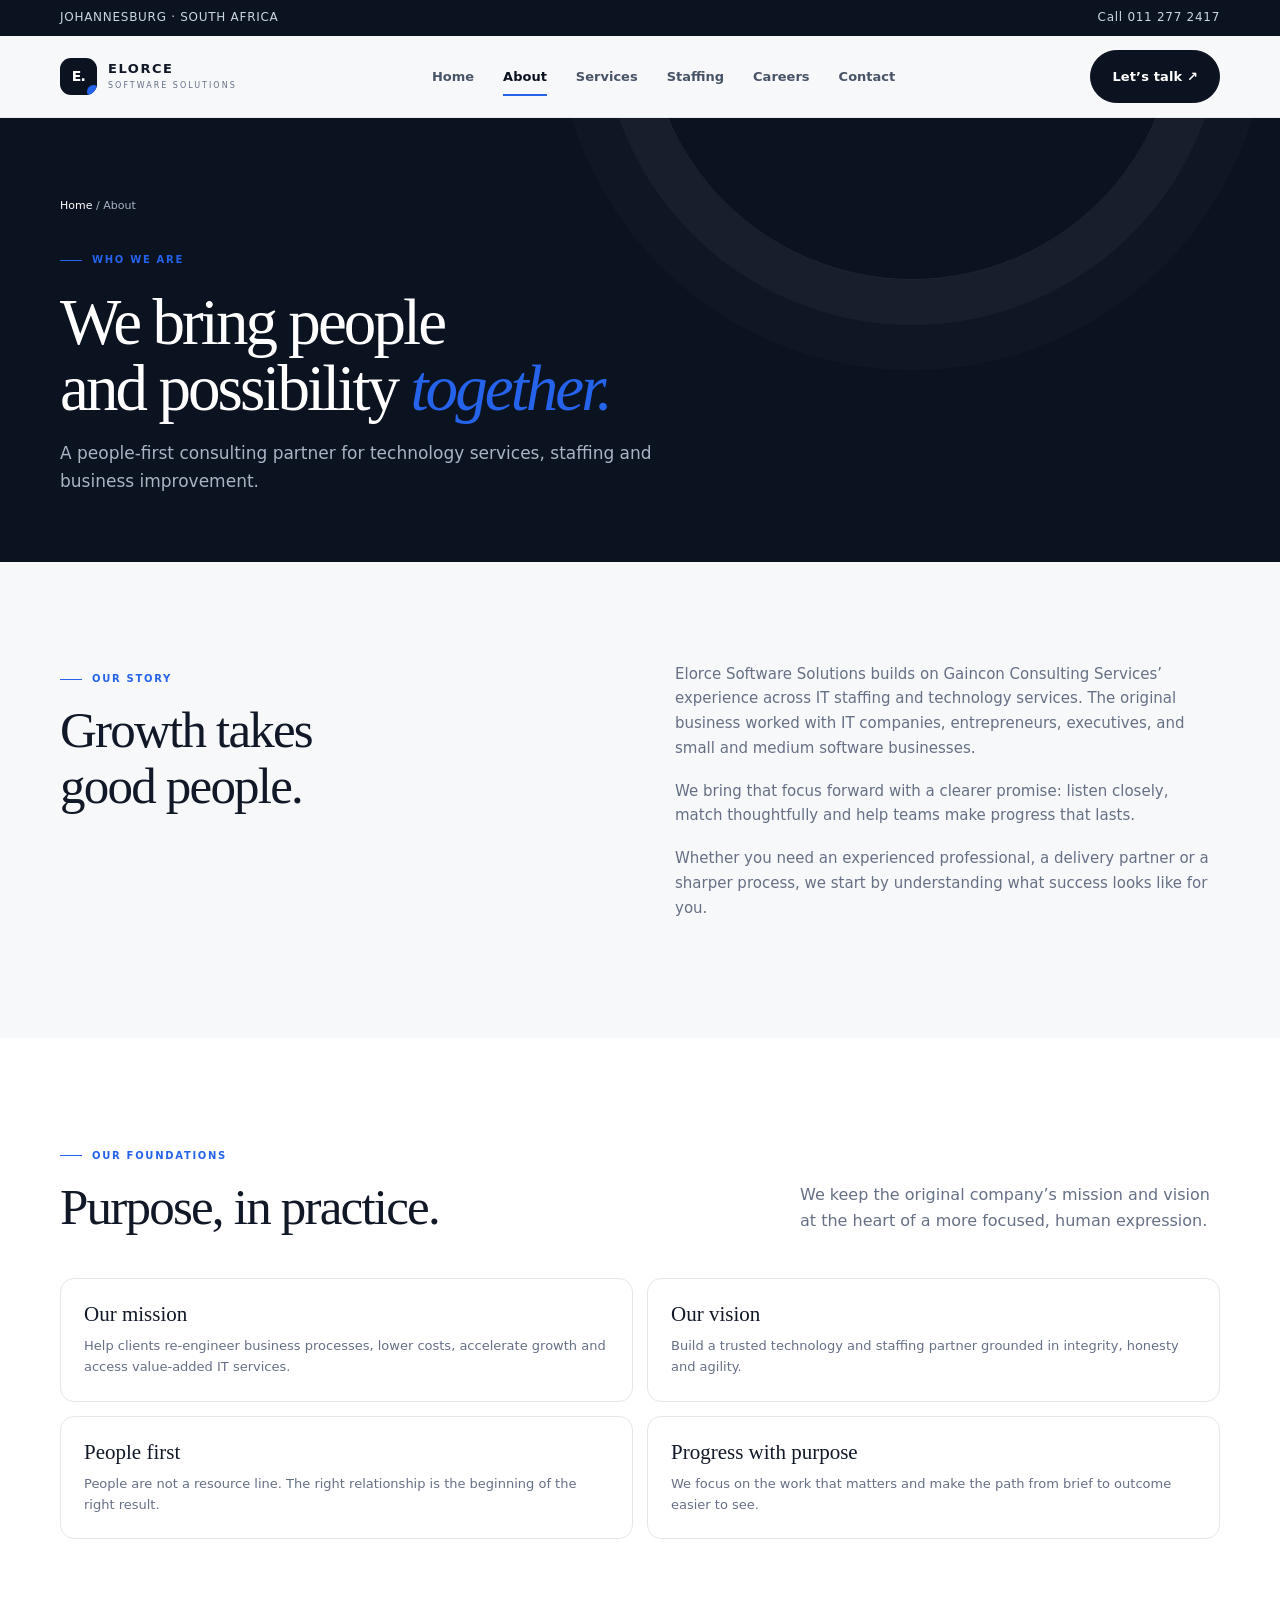
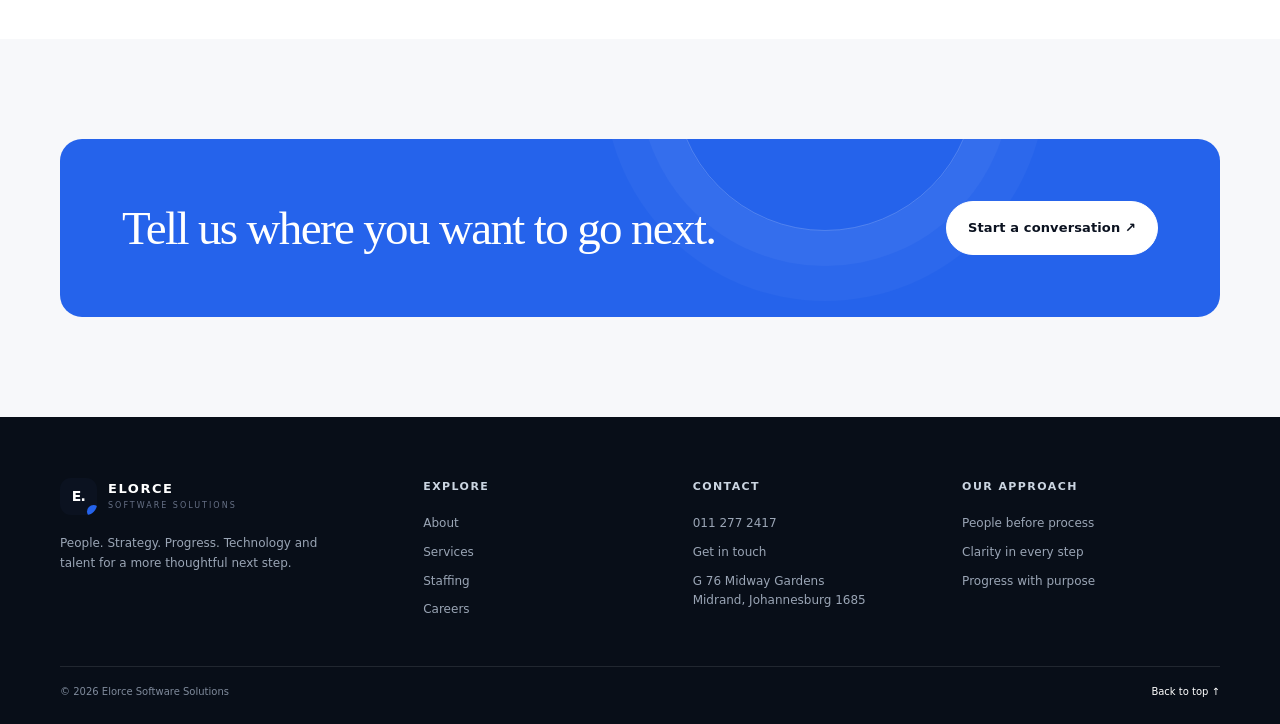
<file: about.html>
<!doctype html>
<html lang="en-ZA"><head><meta charset="utf-8"><meta name="viewport" content="width=device-width, initial-scale=1"><meta name="theme-color" content="#0B1220"><meta name="description" content="A people-first technology and staffing partner built on Gaincon Consulting Services experience."><meta property="og:type" content="website"><meta property="og:title" content="About | Elorce Software Solutions"><meta property="og:description" content="A people-first technology and staffing partner built on Gaincon Consulting Services experience."><title>About | Elorce Software Solutions</title><link rel="icon" href="data:image/svg+xml,%3Csvg xmlns='http://www.w3.org/2000/svg' viewBox='0 0 40 40'%3E%3Crect width='40' height='40' rx='10' fill='%230B1220'/%3E%3Ctext x='8' y='28' font-family='Arial' font-size='21' font-weight='700' fill='white'%3EE.%3C/text%3E%3C/svg%3E"><link rel="stylesheet" href="site.css"><script defer src="site.js"></script><script type="application/ld+json">{"@context":"https://schema.org","@type":"ProfessionalService","name":"Elorce Software Solutions","telephone":"+27-11-277-2417","address":{"@type":"PostalAddress","streetAddress":"G 76 Midway Gardens, 315 First Road, Halfway House","addressLocality":"Midrand, Johannesburg","postalCode":"1685","addressCountry":"ZA"},"areaServed":"South Africa","description":"Technology services, staffing and business process improvement."}</script></head><body id="top" data-page="about"><div id="site-header"></div><main id="main" tabindex="-1"></main><noscript><main class="container section"><h1>Elorce Software Solutions</h1><p>People. Strategy. Progress. To speak with our team, call <a href="tel:+27112772417">011 277 2417</a>.</p></main></noscript><div id="site-footer"></div></body></html>
</file>
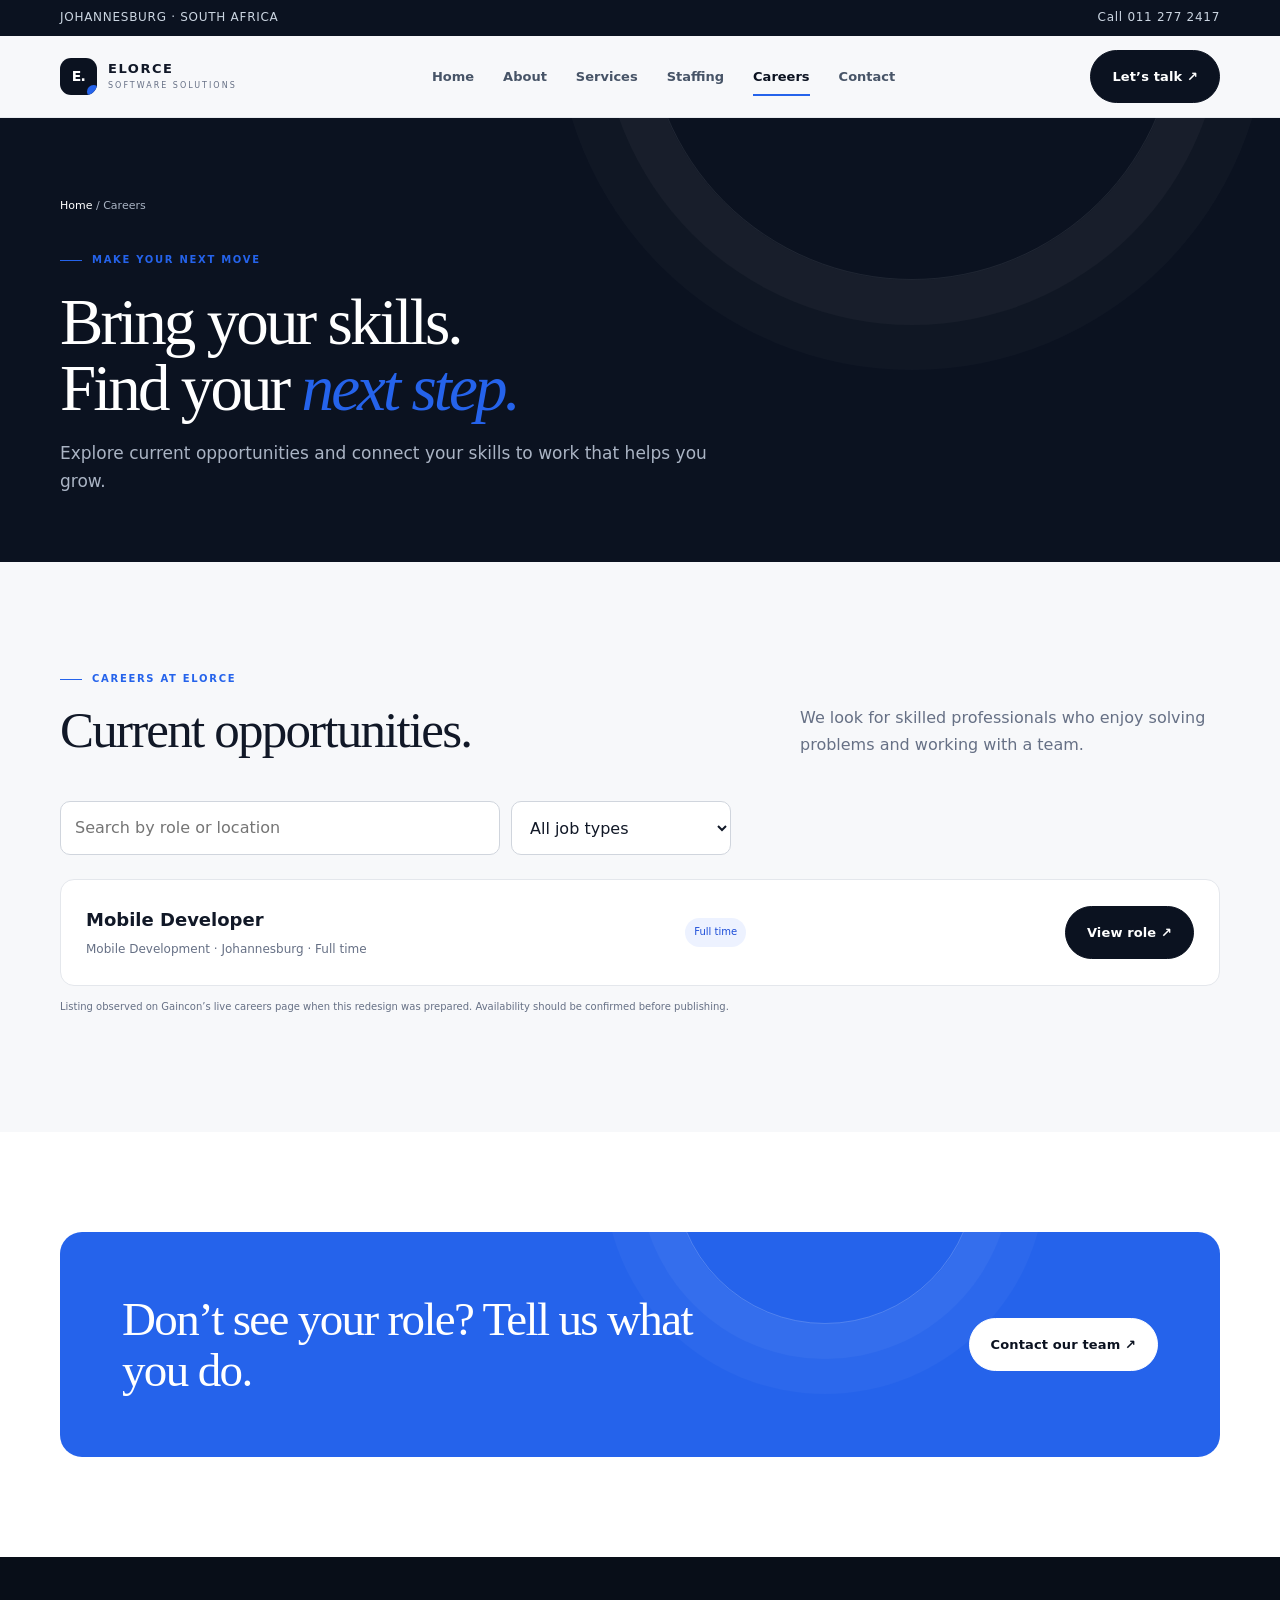
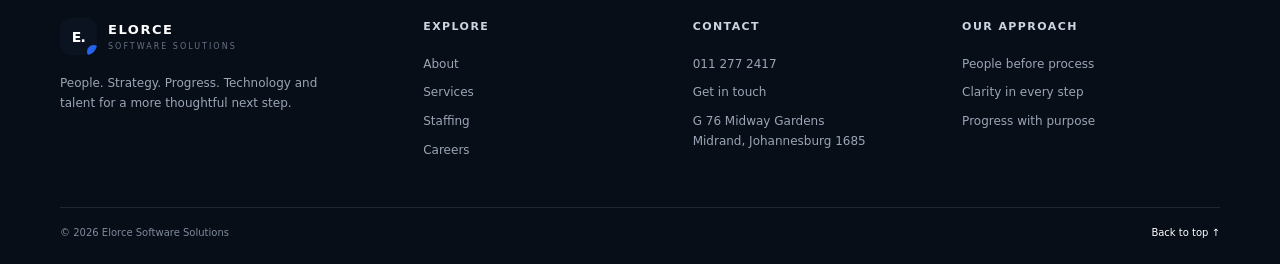
<file: careers.html>
<!doctype html>
<html lang="en-ZA"><head><meta charset="utf-8"><meta name="viewport" content="width=device-width, initial-scale=1"><meta name="theme-color" content="#0B1220"><meta name="description" content="Explore current Elorce Software Solutions opportunities and connect your skills to your next step."><meta property="og:type" content="website"><meta property="og:title" content="Careers | Elorce Software Solutions"><meta property="og:description" content="Explore current Elorce Software Solutions opportunities and connect your skills to your next step."><title>Careers | Elorce Software Solutions</title><link rel="icon" href="data:image/svg+xml,%3Csvg xmlns='http://www.w3.org/2000/svg' viewBox='0 0 40 40'%3E%3Crect width='40' height='40' rx='10' fill='%230B1220'/%3E%3Ctext x='8' y='28' font-family='Arial' font-size='21' font-weight='700' fill='white'%3EE.%3C/text%3E%3C/svg%3E"><link rel="stylesheet" href="site.css"><script defer src="site.js"></script><script type="application/ld+json">{"@context":"https://schema.org","@type":"ProfessionalService","name":"Elorce Software Solutions","telephone":"+27-11-277-2417","address":{"@type":"PostalAddress","streetAddress":"G 76 Midway Gardens, 315 First Road, Halfway House","addressLocality":"Midrand, Johannesburg","postalCode":"1685","addressCountry":"ZA"},"areaServed":"South Africa","description":"Technology services, staffing and business process improvement."}</script></head><body id="top" data-page="careers"><div id="site-header"></div><main id="main" tabindex="-1"></main><noscript><main class="container section"><h1>Elorce Software Solutions</h1><p>People. Strategy. Progress. To speak with our team, call <a href="tel:+27112772417">011 277 2417</a>.</p></main></noscript><div id="site-footer"></div></body></html>
</file>
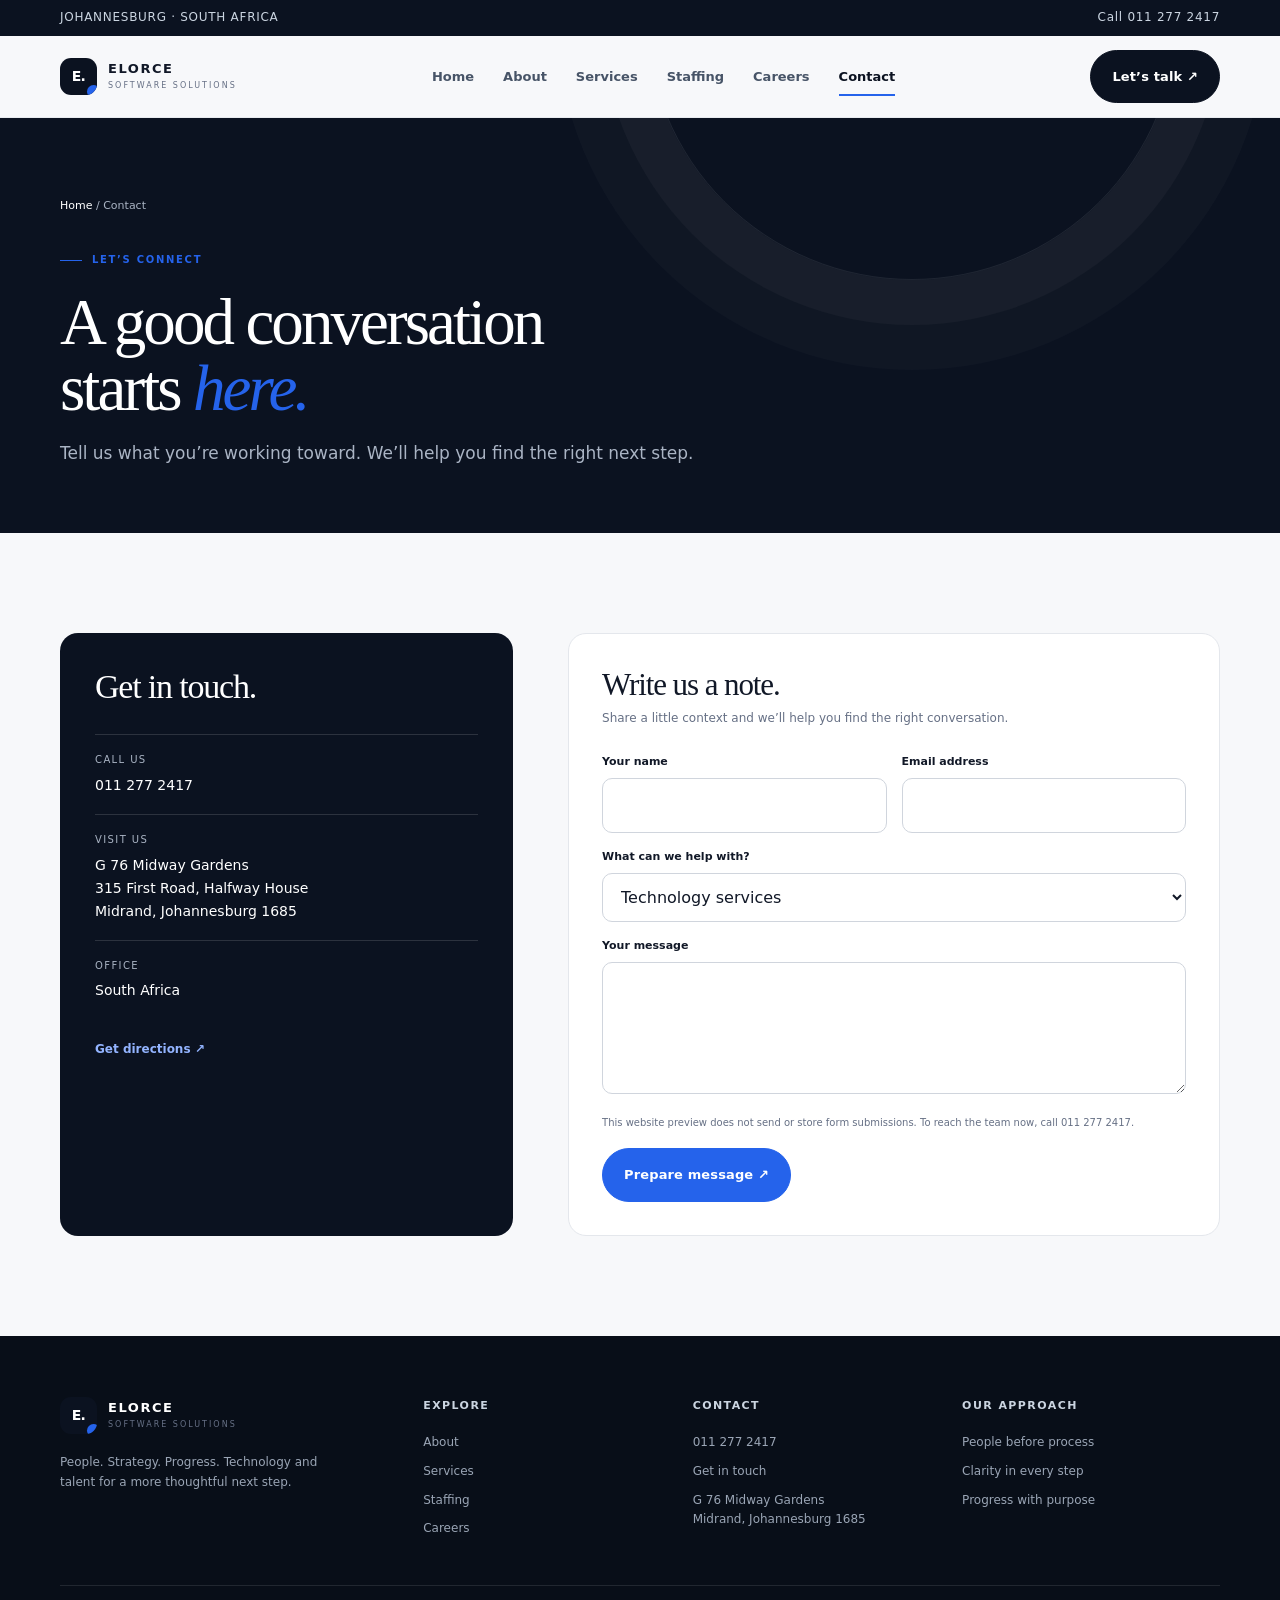
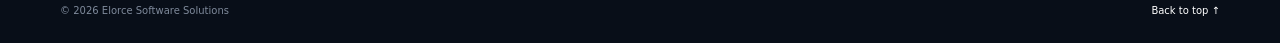
<file: contact.html>
<!doctype html>
<html lang="en-ZA"><head><meta charset="utf-8"><meta name="viewport" content="width=device-width, initial-scale=1"><meta name="theme-color" content="#0B1220"><meta name="description" content="Contact Elorce Software Solutions in Midrand, Johannesburg. Call 011 277 2417."><meta property="og:type" content="website"><meta property="og:title" content="Contact | Elorce Software Solutions"><meta property="og:description" content="Contact Elorce Software Solutions in Midrand, Johannesburg. Call 011 277 2417."><title>Contact | Elorce Software Solutions</title><link rel="icon" href="data:image/svg+xml,%3Csvg xmlns='http://www.w3.org/2000/svg' viewBox='0 0 40 40'%3E%3Crect width='40' height='40' rx='10' fill='%230B1220'/%3E%3Ctext x='8' y='28' font-family='Arial' font-size='21' font-weight='700' fill='white'%3EE.%3C/text%3E%3C/svg%3E"><link rel="stylesheet" href="site.css"><script defer src="site.js"></script><script type="application/ld+json">{"@context":"https://schema.org","@type":"ProfessionalService","name":"Elorce Software Solutions","telephone":"+27-11-277-2417","address":{"@type":"PostalAddress","streetAddress":"G 76 Midway Gardens, 315 First Road, Halfway House","addressLocality":"Midrand, Johannesburg","postalCode":"1685","addressCountry":"ZA"},"areaServed":"South Africa","description":"Technology services, staffing and business process improvement."}</script></head><body id="top" data-page="contact"><div id="site-header"></div><main id="main" tabindex="-1"></main><noscript><main class="container section"><h1>Elorce Software Solutions</h1><p>People. Strategy. Progress. To speak with our team, call <a href="tel:+27112772417">011 277 2417</a>.</p></main></noscript><div id="site-footer"></div></body></html>
</file>
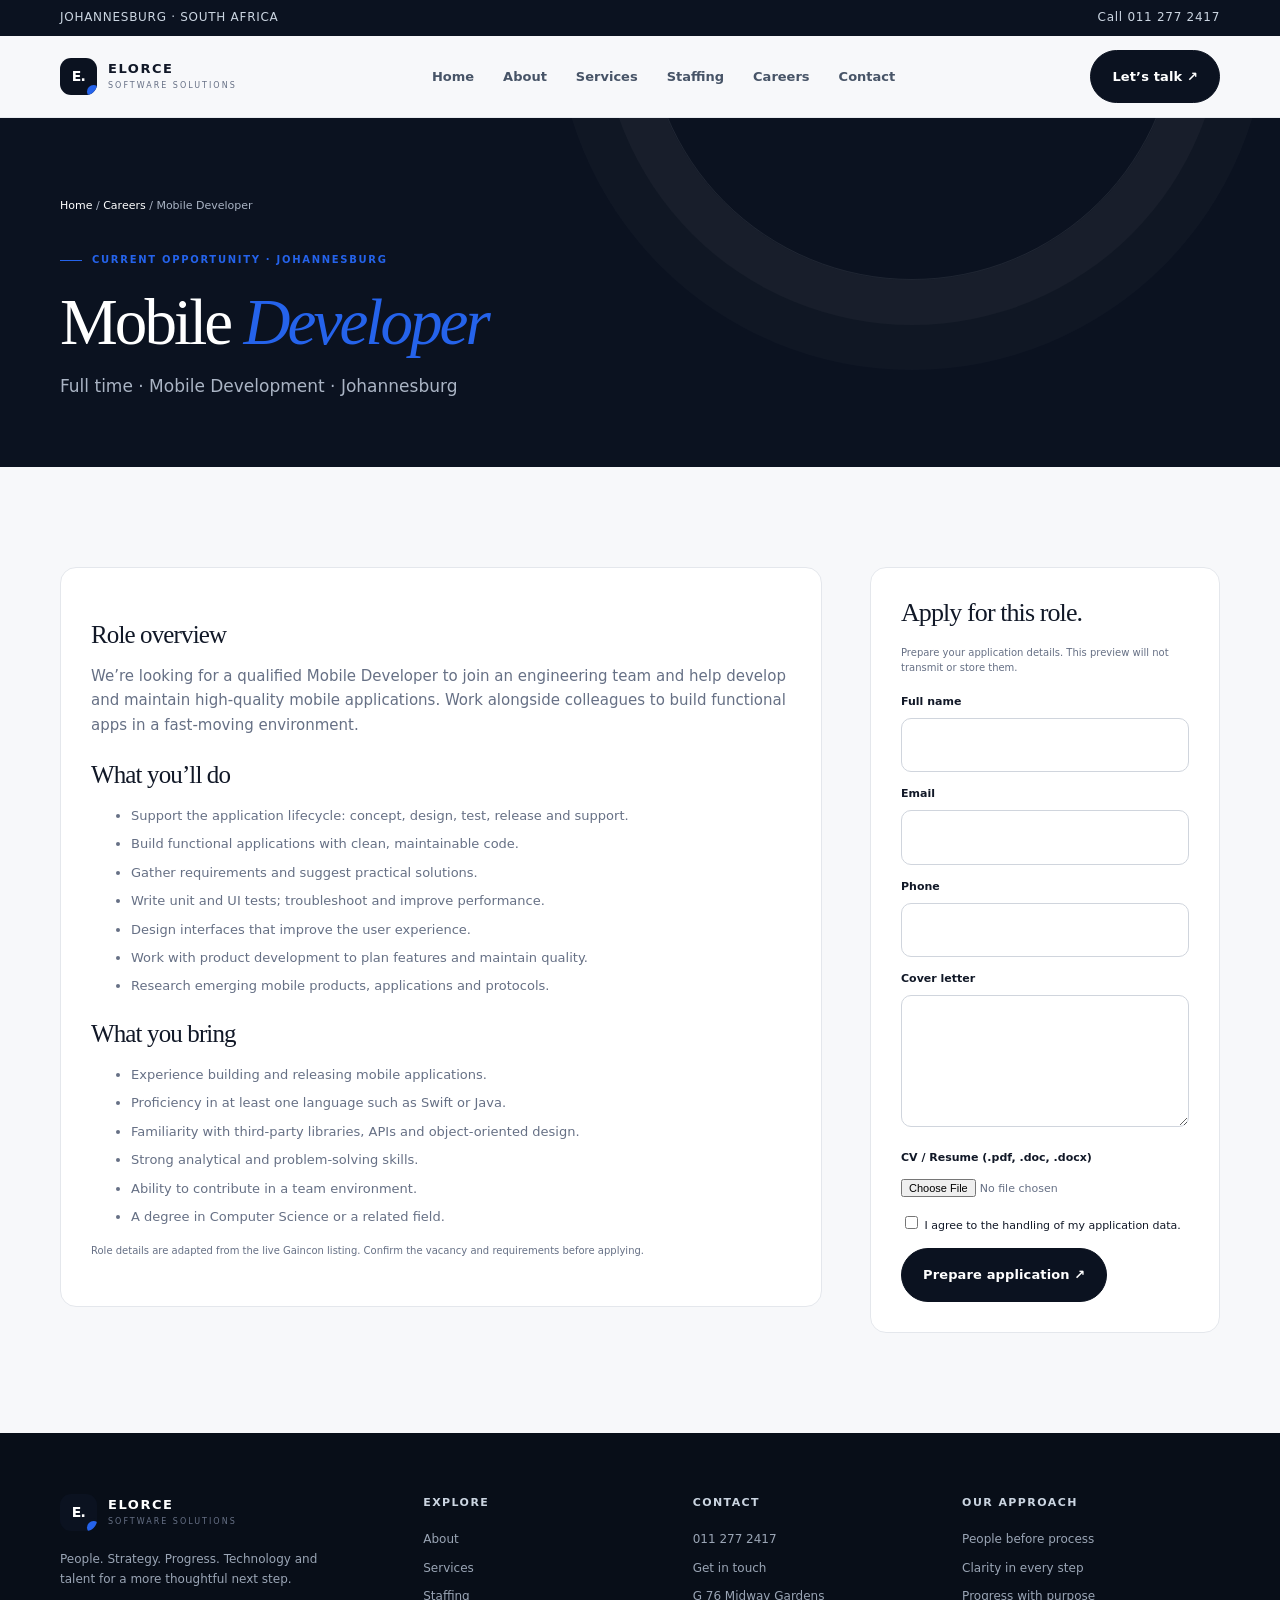
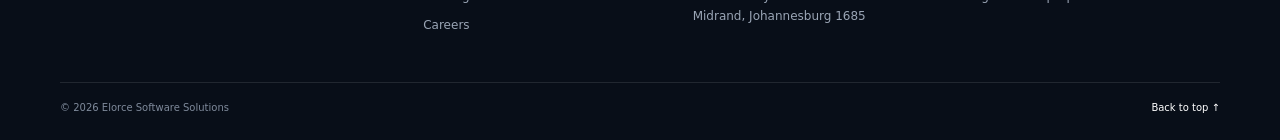
<file: mobile-developer.html>
<!doctype html>
<html lang="en-ZA"><head><meta charset="utf-8"><meta name="viewport" content="width=device-width, initial-scale=1"><meta name="theme-color" content="#0B1220"><meta name="description" content="Explore the Mobile Developer role in Johannesburg and prepare your application."><meta property="og:type" content="website"><meta property="og:title" content="Mobile Developer role | Elorce Software Solutions"><meta property="og:description" content="Explore the Mobile Developer role in Johannesburg and prepare your application."><title>Mobile Developer role | Elorce Software Solutions</title><link rel="icon" href="data:image/svg+xml,%3Csvg xmlns='http://www.w3.org/2000/svg' viewBox='0 0 40 40'%3E%3Crect width='40' height='40' rx='10' fill='%230B1220'/%3E%3Ctext x='8' y='28' font-family='Arial' font-size='21' font-weight='700' fill='white'%3EE.%3C/text%3E%3C/svg%3E"><link rel="stylesheet" href="site.css"><script defer src="site.js"></script><script type="application/ld+json">{"@context":"https://schema.org","@type":"ProfessionalService","name":"Elorce Software Solutions","telephone":"+27-11-277-2417","address":{"@type":"PostalAddress","streetAddress":"G 76 Midway Gardens, 315 First Road, Halfway House","addressLocality":"Midrand, Johannesburg","postalCode":"1685","addressCountry":"ZA"},"areaServed":"South Africa","description":"Technology services, staffing and business process improvement."}</script></head><body id="top" data-page="job"><div id="site-header"></div><main id="main" tabindex="-1"></main><noscript><main class="container section"><h1>Elorce Software Solutions</h1><p>People. Strategy. Progress. To speak with our team, call <a href="tel:+27112772417">011 277 2417</a>.</p></main></noscript><div id="site-footer"></div></body></html>
</file>
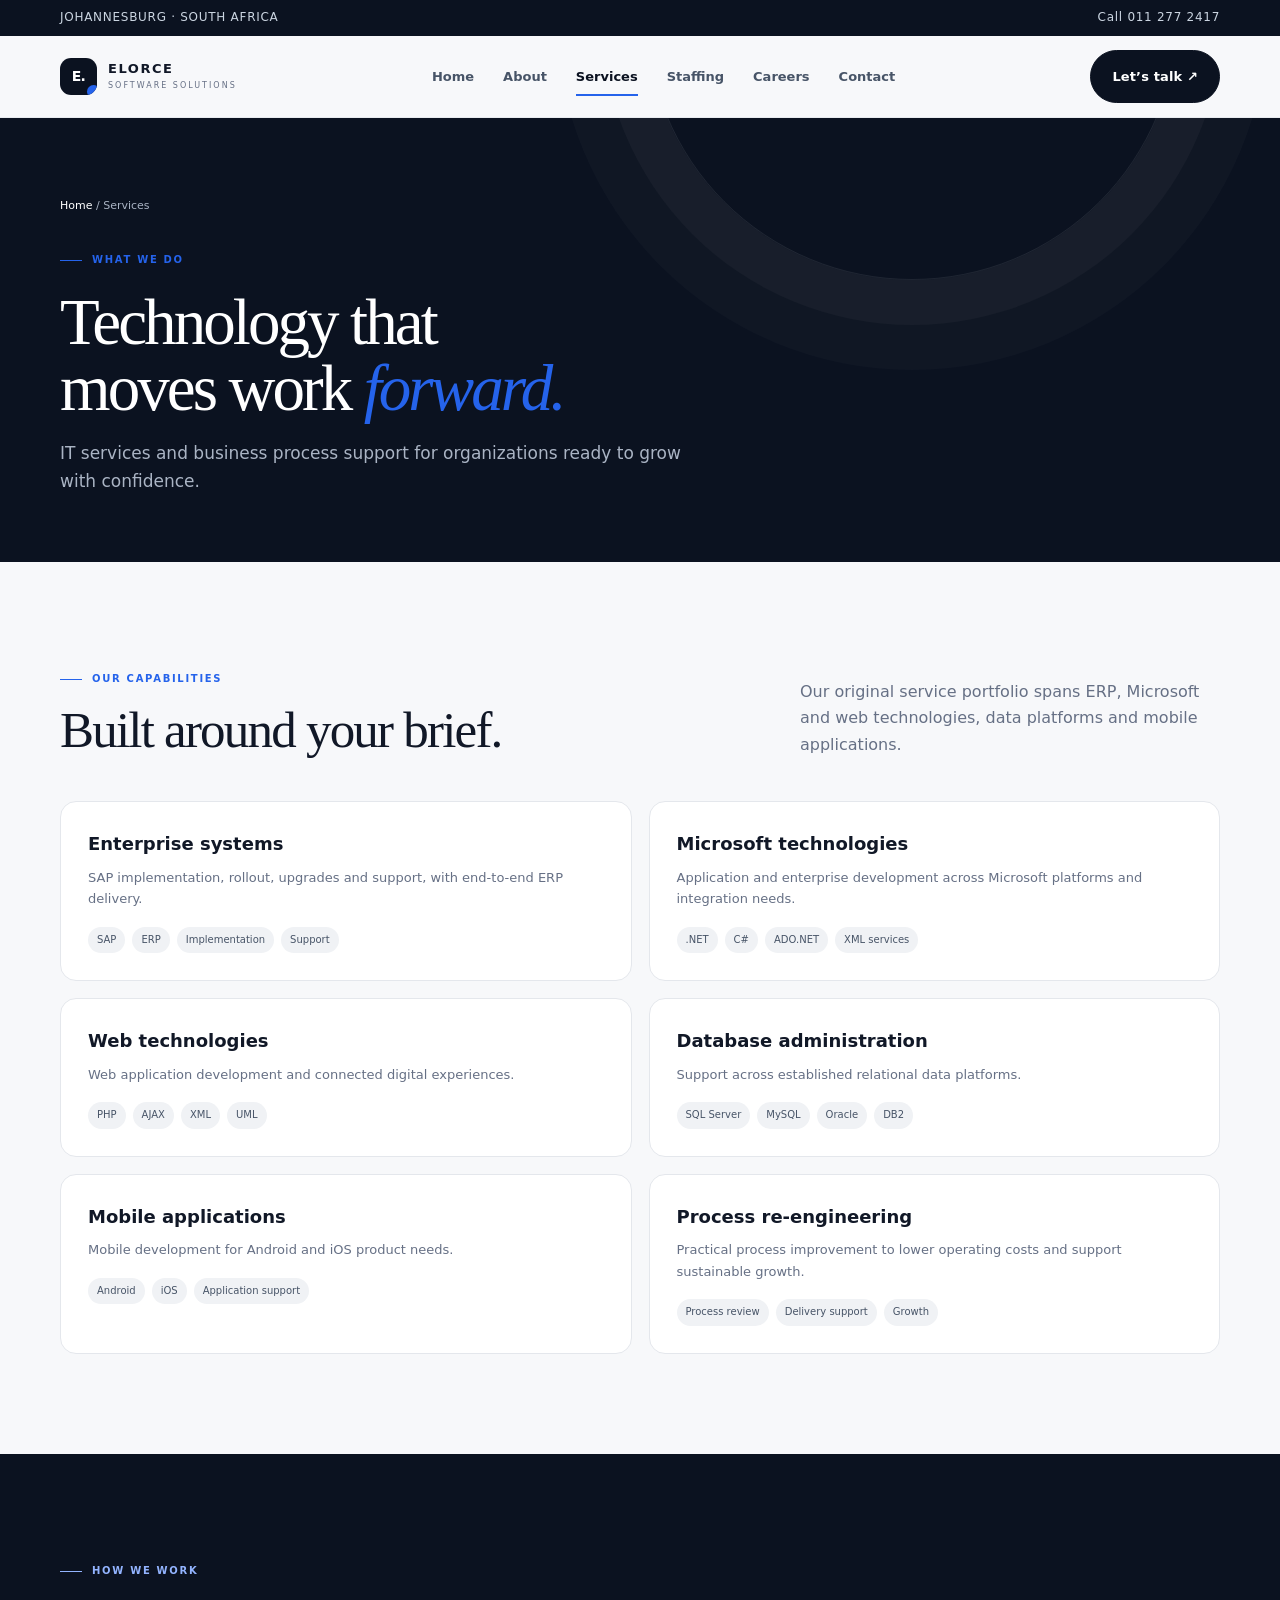
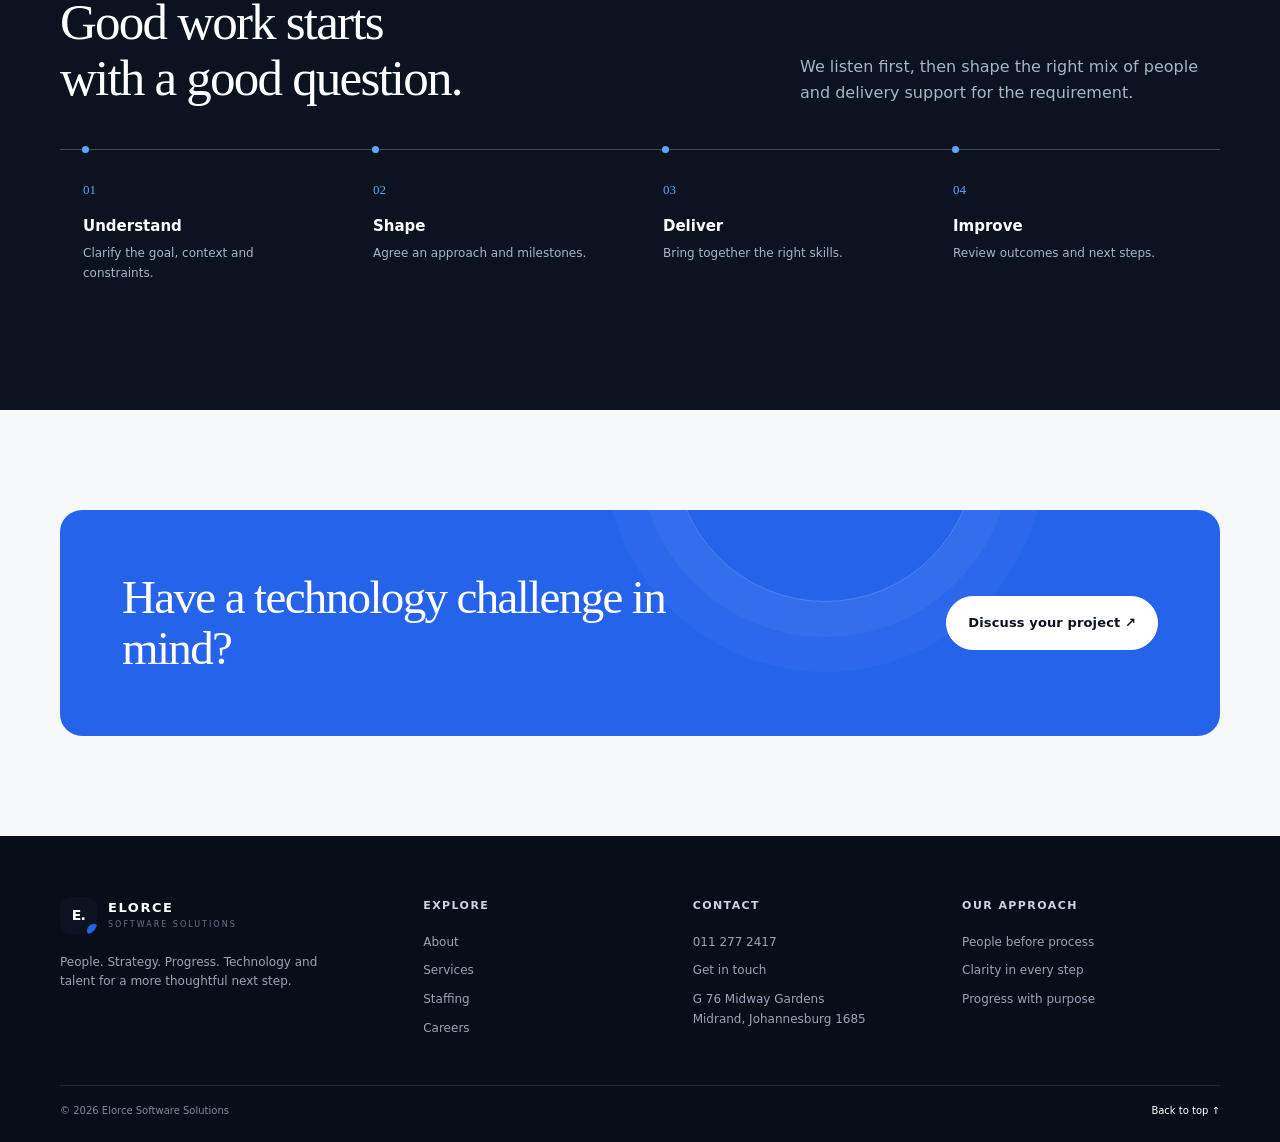
<file: services.html>
<!doctype html>
<html lang="en-ZA"><head><meta charset="utf-8"><meta name="viewport" content="width=device-width, initial-scale=1"><meta name="theme-color" content="#0B1220"><meta name="description" content="Explore enterprise systems, Microsoft and web technologies, databases, mobile applications and process improvement."><meta property="og:type" content="website"><meta property="og:title" content="Services | Elorce Software Solutions"><meta property="og:description" content="Explore enterprise systems, Microsoft and web technologies, databases, mobile applications and process improvement."><title>Services | Elorce Software Solutions</title><link rel="icon" href="data:image/svg+xml,%3Csvg xmlns='http://www.w3.org/2000/svg' viewBox='0 0 40 40'%3E%3Crect width='40' height='40' rx='10' fill='%230B1220'/%3E%3Ctext x='8' y='28' font-family='Arial' font-size='21' font-weight='700' fill='white'%3EE.%3C/text%3E%3C/svg%3E"><link rel="stylesheet" href="site.css"><script defer src="site.js"></script><script type="application/ld+json">{"@context":"https://schema.org","@type":"ProfessionalService","name":"Elorce Software Solutions","telephone":"+27-11-277-2417","address":{"@type":"PostalAddress","streetAddress":"G 76 Midway Gardens, 315 First Road, Halfway House","addressLocality":"Midrand, Johannesburg","postalCode":"1685","addressCountry":"ZA"},"areaServed":"South Africa","description":"Technology services, staffing and business process improvement."}</script></head><body id="top" data-page="services"><div id="site-header"></div><main id="main" tabindex="-1"></main><noscript><main class="container section"><h1>Elorce Software Solutions</h1><p>People. Strategy. Progress. To speak with our team, call <a href="tel:+27112772417">011 277 2417</a>.</p></main></noscript><div id="site-footer"></div></body></html>
</file>
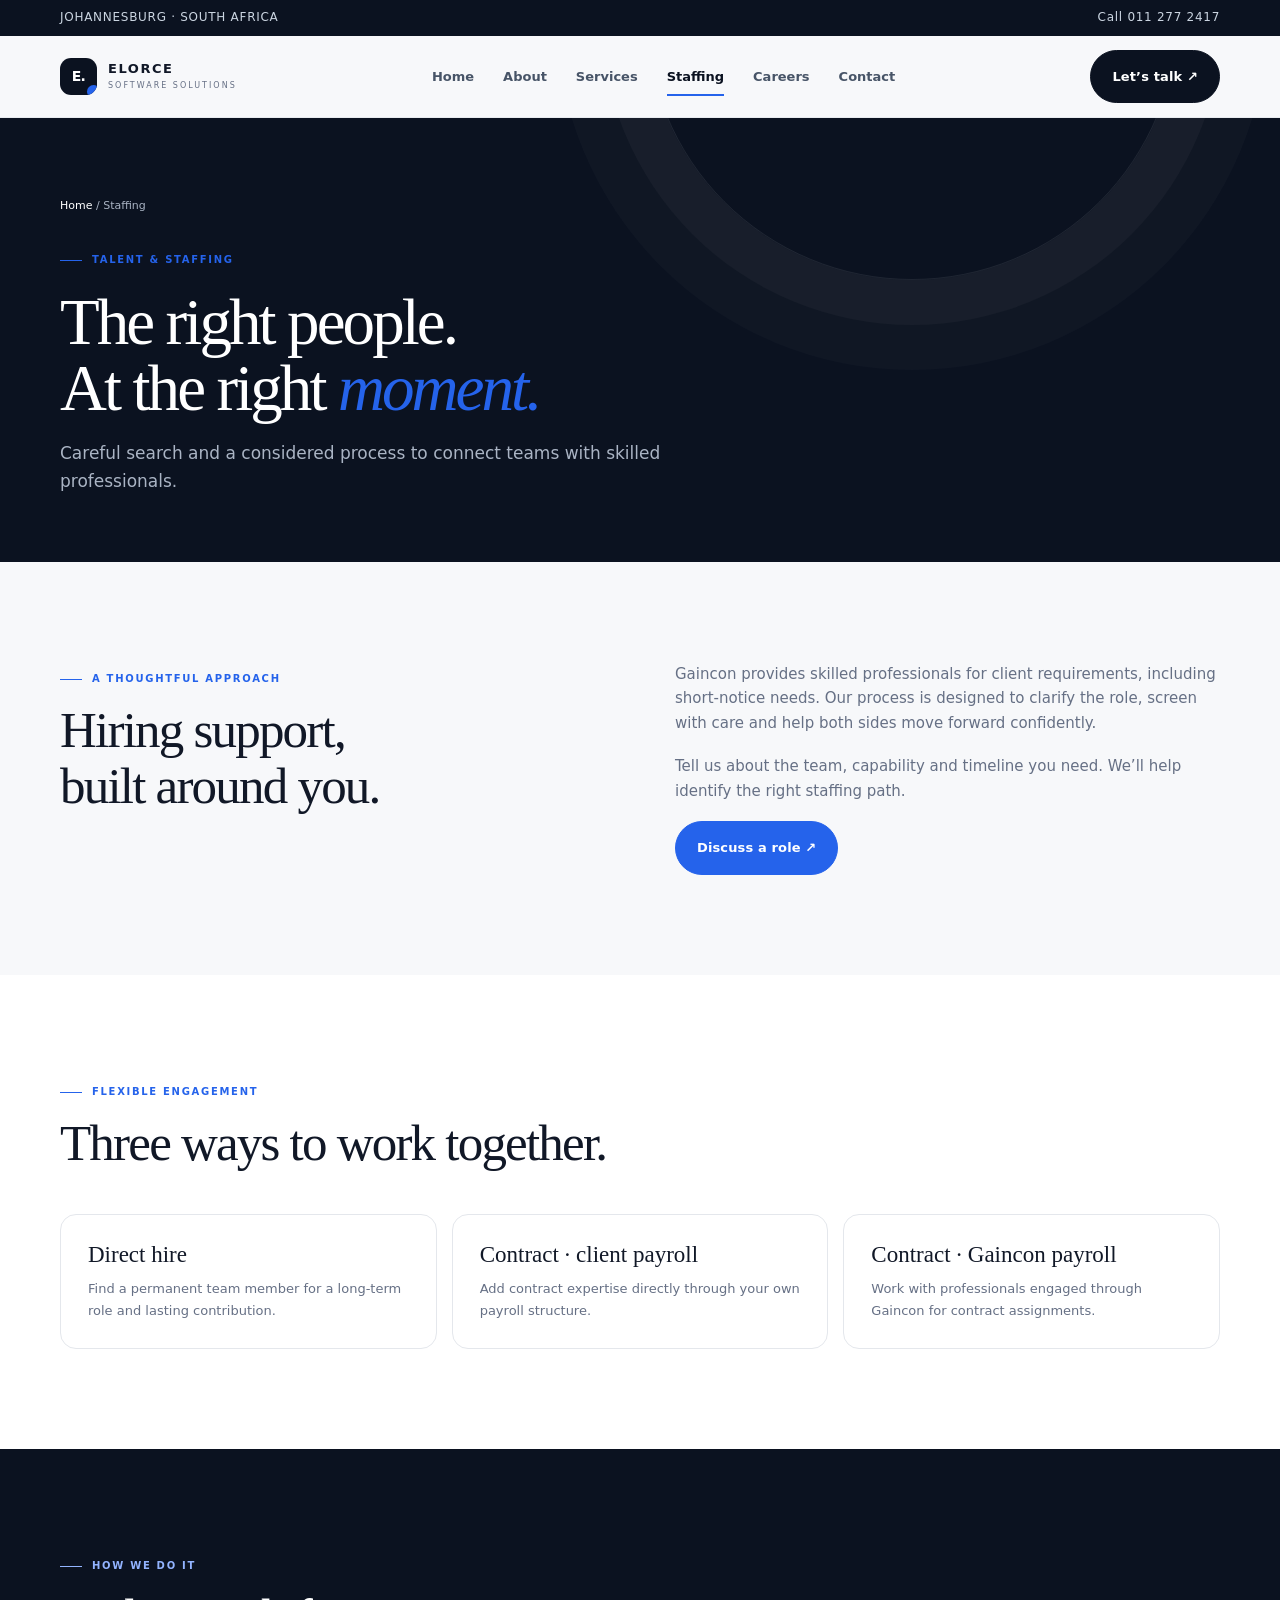
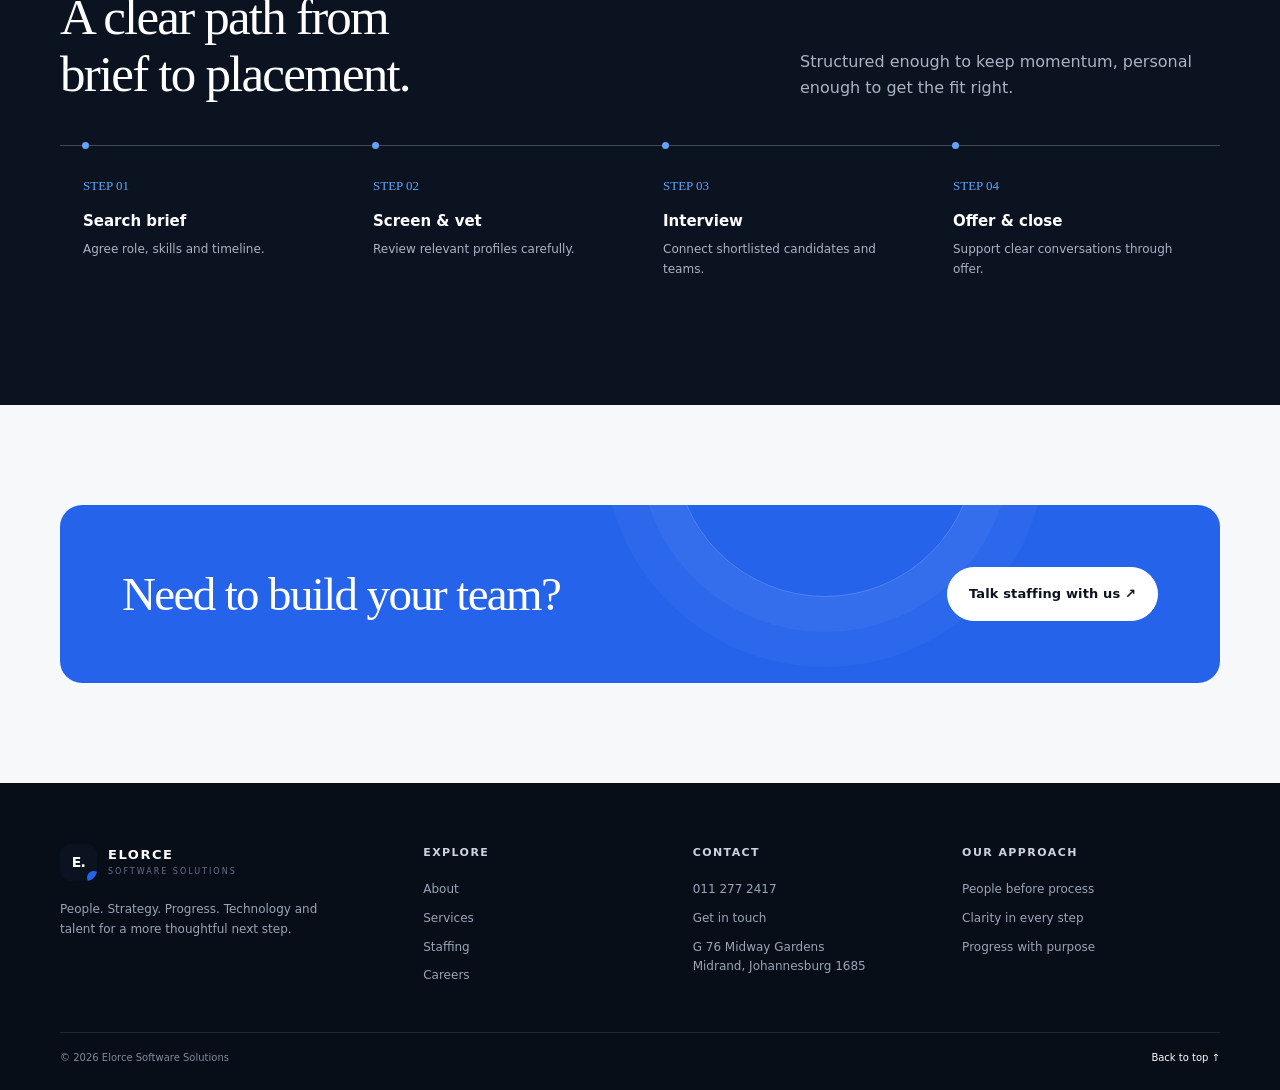
<file: staffing.html>
<!doctype html>
<html lang="en-ZA"><head><meta charset="utf-8"><meta name="viewport" content="width=device-width, initial-scale=1"><meta name="theme-color" content="#0B1220"><meta name="description" content="Thoughtful staffing support for permanent and contract hiring."><meta property="og:type" content="website"><meta property="og:title" content="Staffing | Elorce Software Solutions"><meta property="og:description" content="Thoughtful staffing support for permanent and contract hiring."><title>Staffing | Elorce Software Solutions</title><link rel="icon" href="data:image/svg+xml,%3Csvg xmlns='http://www.w3.org/2000/svg' viewBox='0 0 40 40'%3E%3Crect width='40' height='40' rx='10' fill='%230B1220'/%3E%3Ctext x='8' y='28' font-family='Arial' font-size='21' font-weight='700' fill='white'%3EE.%3C/text%3E%3C/svg%3E"><link rel="stylesheet" href="site.css"><script defer src="site.js"></script><script type="application/ld+json">{"@context":"https://schema.org","@type":"ProfessionalService","name":"Elorce Software Solutions","telephone":"+27-11-277-2417","address":{"@type":"PostalAddress","streetAddress":"G 76 Midway Gardens, 315 First Road, Halfway House","addressLocality":"Midrand, Johannesburg","postalCode":"1685","addressCountry":"ZA"},"areaServed":"South Africa","description":"Technology services, staffing and business process improvement."}</script></head><body id="top" data-page="staffing"><div id="site-header"></div><main id="main" tabindex="-1"></main><noscript><main class="container section"><h1>Elorce Software Solutions</h1><p>People. Strategy. Progress. To speak with our team, call <a href="tel:+27112772417">011 277 2417</a>.</p></main></noscript><div id="site-footer"></div></body></html>
</file>
<file: site.css>
:root{--navy:#0B1220;--slate:#182235;--blue:#2563EB;--sky:#60A5FA;--ivory:#F7F8FA;--white:#fff;--ink:#111827;--muted:#667085;--line:#E4E7EC;--max:1160px;--radius:18px;--serif:Georgia,'Times New Roman',serif;--sans:Inter,ui-sans-serif,system-ui,-apple-system,'Segoe UI',sans-serif}*{box-sizing:border-box}html{scroll-behavior:smooth}body{margin:0;background:var(--ivory);color:var(--ink);font:16px/1.65 var(--sans);-webkit-font-smoothing:antialiased}[hidden]{display:none!important}.sr-only{position:absolute!important;width:1px;height:1px;padding:0;margin:-1px;overflow:hidden;clip:rect(0,0,0,0);white-space:nowrap;border:0}a{color:inherit;text-decoration:none}button,input,textarea,select{font:inherit}button,a{touch-action:manipulation}img{max-width:100%;display:block}.skip{position:absolute;left:-9999px;top:12px;background:#fff;padding:12px;z-index:99}.skip:focus{left:12px}.container{width:min(var(--max),calc(100% - 48px));margin:auto}.topline{background:var(--navy);color:#cbd5e1;font-size:12px;letter-spacing:.06em}.topline .container{height:36px;display:flex;align-items:center;justify-content:space-between}.topline a:hover{color:white}.header{height:82px;background:rgba(247,248,250,.94);backdrop-filter:blur(14px);position:sticky;top:0;z-index:30;border-bottom:1px solid rgba(228,231,236,.72)}.header-inner{height:100%;display:flex;align-items:center;justify-content:space-between;gap:24px}.brand{display:flex;align-items:center;gap:11px;font-size:13px;font-weight:800;letter-spacing:.12em;line-height:1.15}.brand-mark{width:37px;height:37px;background:var(--navy);color:white;border-radius:11px;display:grid;place-items:center;font-size:14px;letter-spacing:-.05em;position:relative;overflow:hidden}.brand-mark:after{content:'';position:absolute;width:13px;height:13px;border-radius:50%;background:var(--blue);right:-3px;bottom:-3px;box-shadow:0 0 0 3px var(--navy)}.brand small{display:block;font-weight:500;color:var(--muted);font-size:8px;letter-spacing:.25em;margin-top:4px}.nav{display:flex;align-items:center;gap:29px;font-size:13px;font-weight:600}.nav a{color:#475467;position:relative;padding:10px 0}.nav a:hover,.nav a.active{color:var(--navy)}.nav a.active:after{content:'';height:2px;background:var(--blue);position:absolute;bottom:1px;left:0;right:0}.header-cta{font-size:12px;padding:12px 18px}.menu-toggle{display:none;border:1px solid var(--line);background:white;border-radius:10px;width:44px;height:44px;font-size:21px}.btn{display:inline-flex;align-items:center;justify-content:center;gap:11px;padding:15px 21px;border-radius:999px;background:var(--blue);color:white;font-size:13px;font-weight:700;letter-spacing:.01em;border:1px solid var(--blue);transition:transform .2s,background .2s,box-shadow .2s;cursor:pointer}.btn:hover{transform:translateY(-2px);background:#1d4ed8;box-shadow:0 10px 26px #2563eb38}.btn-dark{background:var(--navy);border-color:var(--navy)}.btn-dark:hover{background:#182235}.btn-ghost{background:transparent;color:var(--navy);border-color:#cbd5e1}.btn-ghost:hover{background:#fff;box-shadow:none}.eyebrow{display:inline-flex;align-items:center;gap:10px;text-transform:uppercase;letter-spacing:.17em;font-size:10px;font-weight:800;color:var(--blue)}.eyebrow:before{content:'';width:22px;height:1px;background:currentColor}.display{font:500 clamp(42px,6vw,74px)/1.03 var(--serif);letter-spacing:-.045em;margin:19px 0 20px}.display em{color:var(--blue);font-style:italic}.lede{color:var(--muted);font-size:17px;max-width:570px}.hero{padding:88px 0 82px;background:var(--ivory);overflow:hidden}.hero-grid{display:grid;grid-template-columns:1.04fr .96fr;align-items:center;gap:56px}.hero-copy{position:relative;z-index:2}.hero-copy .lede{margin:0 0 29px}.actions{display:flex;gap:12px;flex-wrap:wrap}.hero-art{min-height:485px;position:relative;border-radius:3px 160px 3px 3px;background:var(--slate);overflow:hidden;isolation:isolate}.hero-art:before{content:'';position:absolute;inset:0;background:radial-gradient(circle at 78% 19%,#60a5fa76 0 1px,transparent 2px),radial-gradient(ellipse at 80% 82%,#2563eb 0,transparent 46%),linear-gradient(142deg,#101d33 8%,#25334b 55%,#0b1220 100%);background-size:28px 28px,auto,auto;z-index:-1}.hero-art img{position:absolute;inset:0;width:100%;height:100%;object-fit:cover;opacity:.84;mix-blend-mode:screen}.hero-art .frame-line{position:absolute;inset:22px;border:1px solid #ffffff45;border-radius:2px 142px 2px 2px}.art-label{position:absolute;left:30px;bottom:27px;color:#fff;font-size:11px;text-transform:uppercase;letter-spacing:.18em}.art-label b{display:block;font:italic 26px var(--serif);letter-spacing:0;text-transform:none;margin-top:4px}.art-stat{position:absolute;right:0;bottom:0;background:var(--ivory);padding:17px 22px;border-radius:18px 0 0 0;font-size:11px;color:var(--muted)}.art-stat strong{font:28px var(--serif);color:var(--navy);display:block}.hero-rail{margin-top:51px;display:flex;align-items:center;gap:18px;color:var(--muted);font-size:11px}.hero-rail i{height:1px;background:#d0d5dd;flex:1}.metrics{display:grid;grid-template-columns:repeat(3,1fr);margin-top:61px;border-top:1px solid var(--line);padding-top:22px;gap:15px}.metric strong{font:24px var(--serif);display:block;color:var(--navy)}.metric span{font-size:11px;color:var(--muted)}section{scroll-margin-top:92px}.section{padding:100px 0}.section-dark{background:var(--navy);color:white}.section-dark .eyebrow{color:#93b4ff}.section-dark .muted{color:#aab4c4}.section-head{display:flex;justify-content:space-between;align-items:end;gap:35px;margin-bottom:43px}.section-head h2,.section h2{font:500 clamp(34px,4.5vw,51px)/1.1 var(--serif);letter-spacing:-.035em;margin:14px 0 0}.section-head p{max-width:420px;color:var(--muted);margin:0}.grid-3{display:grid;grid-template-columns:repeat(3,1fr);gap:16px}.card{background:white;border:1px solid var(--line);padding:28px;border-radius:var(--radius);transition:transform .22s,border-color .22s,box-shadow .22s}.card:hover{transform:translateY(-4px);border-color:#b8c8ef;box-shadow:0 14px 34px #1822350c}.card-icon{width:43px;height:43px;border:1px solid #dbe4fc;border-radius:12px;display:grid;place-items:center;color:var(--blue);font-size:18px;margin-bottom:31px;background:#f7f9ff}.card h3{font-size:18px;line-height:1.25;margin:0 0 11px;letter-spacing:-.02em}.card p{font-size:13px;color:var(--muted);margin:0}.card-link{margin-top:21px;color:var(--blue);font-weight:700;font-size:12px;display:inline-flex;gap:9px}.service-band{display:grid;grid-template-columns:1fr 1.2fr;gap:55px;align-items:start}.service-list{display:grid;grid-template-columns:1fr 1fr;gap:11px}.service-chip{padding:16px 18px;background:#fff;border:1px solid var(--line);border-radius:11px;font-size:13px;font-weight:650}.service-chip small{display:block;color:var(--muted);font-size:11px;font-weight:450;margin-top:4px}.benefit{padding:75px 0;background:white}.benefit-grid{display:grid;grid-template-columns:.9fr 1.1fr;gap:85px}.benefit h2{font:500 45px/1.1 var(--serif);letter-spacing:-.04em;margin:16px 0}.benefit-list{display:grid;gap:22px}.benefit-item{display:grid;grid-template-columns:34px 1fr;gap:14px;border-bottom:1px solid var(--line);padding-bottom:20px}.number{font:20px var(--serif);color:var(--blue)}.benefit-item h3{font-size:15px;margin:0 0 4px}.benefit-item p{margin:0;color:var(--muted);font-size:13px}.logo-row{display:flex;justify-content:space-between;align-items:center;gap:25px;flex-wrap:wrap;padding:28px;border-block:1px solid var(--line);color:#667085;font:700 16px var(--serif);letter-spacing:.04em}.logo-row span:nth-child(2n){font:800 12px var(--sans);letter-spacing:.2em}.quote{padding:52px;border-radius:var(--radius);background:var(--slate);color:white;position:relative;overflow:hidden}.quote:after{content:'“';position:absolute;right:27px;top:-64px;font:240px var(--serif);color:#ffffff0a}.quote p{font:italic 29px/1.3 var(--serif);max-width:720px;margin:0 0 21px;position:relative}.quote small{color:#aab4c4;font-size:11px}.steps{display:grid;grid-template-columns:repeat(4,1fr);gap:0;margin-top:42px}.step{padding:26px 23px;border-top:1px solid #ffffff3a;position:relative}.step:before{content:'';position:absolute;top:-4px;left:22px;width:7px;height:7px;border-radius:50%;background:var(--sky)}.step b{font:13px var(--serif);color:var(--sky)}.step h3{font-size:15px;margin:11px 0 6px}.step p{color:#aab4c4;font-size:12px;margin:0}.cta-panel{background:var(--blue);color:white;padding:62px;border-radius:22px;display:flex;justify-content:space-between;align-items:center;gap:30px;position:relative;overflow:hidden}.cta-panel:after{content:'';position:absolute;width:300px;height:300px;border:1px solid #ffffff33;border-radius:50%;right:21%;top:-210px;box-shadow:0 0 0 35px #ffffff0a,0 0 0 70px #ffffff08}.cta-panel h2{font:500 clamp(32px,4vw,47px)/1.08 var(--serif);max-width:640px;margin:0;position:relative;z-index:1}.cta-panel .btn{background:white;color:var(--navy);border-color:white;white-space:nowrap;position:relative;z-index:1}.subhero{padding:79px 0 66px;background:var(--navy);color:white;position:relative;overflow:hidden}.subhero:after{content:'';position:absolute;width:530px;height:530px;border:1px solid #ffffff15;border-radius:50%;right:8%;top:-370px;box-shadow:0 0 0 45px #ffffff08,0 0 0 90px #ffffff05}.subhero .container{position:relative;z-index:1}.subhero .display{font-size:clamp(42px,5.2vw,65px);max-width:850px;margin-bottom:17px}.subhero .lede{color:#aab4c4;max-width:660px;margin:0}.crumb{font-size:11px;color:#aab4c4;margin-bottom:28px}.crumb a{color:white}.prose{font-size:15px;color:var(--muted);max-width:730px}.prose p{margin:0 0 18px}.two-col{display:grid;grid-template-columns:1fr 1fr;gap:70px;align-items:start}.values{display:grid;grid-template-columns:1fr 1fr;gap:14px}.value{padding:23px;border:1px solid var(--line);border-radius:14px;background:white}.value h3{margin:0 0 8px;font:21px var(--serif)}.value p{margin:0;color:var(--muted);font-size:13px}.cap-grid{display:grid;grid-template-columns:repeat(2,1fr);gap:17px}.cap{padding:27px;background:white;border:1px solid var(--line);border-radius:16px}.cap h3{font-size:18px;margin:0 0 8px}.cap p{margin:0 0 17px;color:var(--muted);font-size:13px}.tags{display:flex;gap:7px;flex-wrap:wrap}.tag{font-size:10px;color:#475467;background:#f0f2f5;padding:5px 9px;border-radius:100px}.hire-grid{display:grid;grid-template-columns:repeat(3,1fr);gap:15px}.hire-card{border-radius:16px;padding:27px;background:white;border:1px solid var(--line)}.hire-card h3{font:23px var(--serif);margin:0 0 10px}.hire-card p{color:var(--muted);font-size:13px;margin:0}.career-tools{display:flex;gap:11px;margin:24px 0}.input,.textarea,.select{width:100%;border:1px solid #d0d5dd;background:white;border-radius:10px;padding:13px 14px;outline:none;color:var(--ink);transition:border .2s,box-shadow .2s}.input:focus,.textarea:focus,.select:focus{border-color:var(--blue);box-shadow:0 0 0 3px #2563eb20}.career-tools .input{max-width:440px}.job-card{padding:25px;border:1px solid var(--line);border-radius:14px;background:#fff;display:flex;justify-content:space-between;gap:20px;align-items:center}.job-card h3{margin:0;font-size:18px}.job-card p{margin:5px 0 0;color:var(--muted);font-size:12px}.job-type{font-size:10px;padding:6px 9px;border-radius:99px;background:#edf2ff;color:#1d4ed8}.contact-grid{display:grid;grid-template-columns:.82fr 1.18fr;gap:55px}.contact-info{background:var(--navy);color:white;border-radius:18px;padding:35px}.contact-info h2{font:34px var(--serif);margin:0 0 28px}.contact-line{border-top:1px solid #ffffff22;padding:17px 0}.contact-line small{display:block;color:#aab4c4;font-size:10px;text-transform:uppercase;letter-spacing:.14em}.contact-line a,.contact-line p{display:block;margin:5px 0 0;color:white;font-size:14px}.form-card{background:white;border:1px solid var(--line);border-radius:18px;padding:33px}.form-card h2{font:31px var(--serif);margin:0 0 6px}.form-card>p{font-size:12px;color:var(--muted);margin:0 0 24px}.form-grid{display:grid;grid-template-columns:1fr 1fr;gap:15px}.field label{font-size:11px;font-weight:700;display:block;margin:0 0 7px}.field.full{grid-column:1/-1}.textarea{min-height:132px;resize:vertical}.form-note{color:var(--muted);font-size:10px;line-height:1.5;margin:13px 0 18px}.notice{display:none;padding:13px;border-radius:9px;background:#eff6ff;color:#1e40af;font-size:12px;margin-top:14px}.notice.show{display:block}.job-layout{display:grid;grid-template-columns:1fr 350px;gap:48px;align-items:start}.job-main,.job-apply{background:white;border:1px solid var(--line);border-radius:16px;padding:30px}.job-apply{position:sticky;top:100px}.job-main h2{font:25px var(--serif);margin:23px 0 8px}.job-main li{color:var(--muted);font-size:13px;margin:7px 0}.job-apply h2{font:26px var(--serif);margin:0 0 17px}.job-apply .field{margin-bottom:13px}.upload{font-size:11px;color:var(--muted)}.footer{background:#080e18;color:white;padding:61px 0 23px}.footer-grid{display:grid;grid-template-columns:1.4fr 1fr 1fr 1.1fr;gap:35px}.footer .brand{color:white}.footer-about{max-width:280px;color:#9aa5b5;font-size:12px;margin-top:19px}.footer h3{font-size:11px;text-transform:uppercase;letter-spacing:.13em;color:#cbd5e1;margin:0 0 18px}.footer-links{display:grid;gap:9px;color:#9aa5b5;font-size:12px}.footer-links a:hover{color:white}.footer-bottom{border-top:1px solid #ffffff1a;margin-top:46px;padding-top:17px;display:flex;justify-content:space-between;color:#7f8a9b;font-size:10px}.backtop{color:white}.reveal{opacity:0;transform:translateY(12px);transition:opacity .6s,transform .6s}.reveal.visible{opacity:1;transform:none}:focus-visible{outline:3px solid #60a5fa;outline-offset:3px}@media(max-width:900px){.nav{gap:16px}.header-cta{display:none}.hero-grid{gap:30px}.hero-art{min-height:410px}.section{padding:78px 0}.footer-grid{grid-template-columns:1fr 1fr}.benefit-grid{gap:45px}.contact-grid{gap:25px}}@media(max-width:700px){.container{width:min(var(--max),calc(100% - 36px))}.topline .container{height:33px;font-size:10px}.header{height:68px}.brand{font-size:11px}.brand-mark{width:34px;height:34px}.menu-toggle{display:block}.nav{display:none;position:absolute;top:67px;left:0;right:0;background:var(--ivory);border-bottom:1px solid var(--line);padding:18px 24px 22px;flex-direction:column;align-items:stretch;gap:4px;box-shadow:0 15px 24px #0b122014}.nav.open{display:flex}.nav a{padding:12px 0}.nav a.active:after{width:25px}.hero{padding:57px 0 50px}.hero-grid{grid-template-columns:1fr;gap:34px}.display{font-size:clamp(43px,12vw,60px)}.lede{font-size:15px}.hero-art{min-height:340px;border-top-right-radius:110px}.hero-rail{margin-top:36px}.metrics{margin-top:35px}.metric strong{font-size:21px}.metric span{font-size:10px}.section{padding:65px 0}.section-head{display:block;margin-bottom:27px}.section-head p{margin-top:13px}.grid-3,.hire-grid{grid-template-columns:1fr}.card{padding:24px}.card-icon{margin-bottom:22px}.service-band,.benefit-grid,.two-col,.contact-grid,.job-layout{grid-template-columns:1fr;gap:28px}.service-list{grid-template-columns:1fr 1fr}.benefit h2{font-size:37px}.steps{grid-template-columns:1fr 1fr;row-gap:22px}.step{padding:21px 17px}.step:before{left:17px}.logo-row{justify-content:center;font-size:13px;padding:22px 10px}.quote{padding:31px}.quote p{font-size:23px}.cta-panel{padding:33px 26px;display:block}.cta-panel h2{margin-bottom:22px}.cta-panel .btn{white-space:normal}.subhero{padding:57px 0 50px}.subhero .display{font-size:46px}.values,.cap-grid{grid-template-columns:1fr}.career-tools{display:block}.career-tools .input{max-width:none;margin-bottom:9px}.job-card{align-items:flex-start;flex-direction:column}.form-card,.contact-info,.job-main,.job-apply{padding:24px}.form-grid{grid-template-columns:1fr}.field.full{grid-column:auto}.job-apply{position:static}.footer{padding-top:47px}.footer-grid{grid-template-columns:1fr 1fr;gap:27px 20px}.footer-bottom{display:block}.footer-bottom span{display:block;margin-bottom:8px}.art-stat{padding:13px 17px}.art-stat strong{font-size:23px}}@media(prefers-reduced-motion:reduce){*,*::before,*::after{scroll-behavior:auto!important;transition:none!important;animation:none!important}.reveal{opacity:1;transform:none}}
</file>
